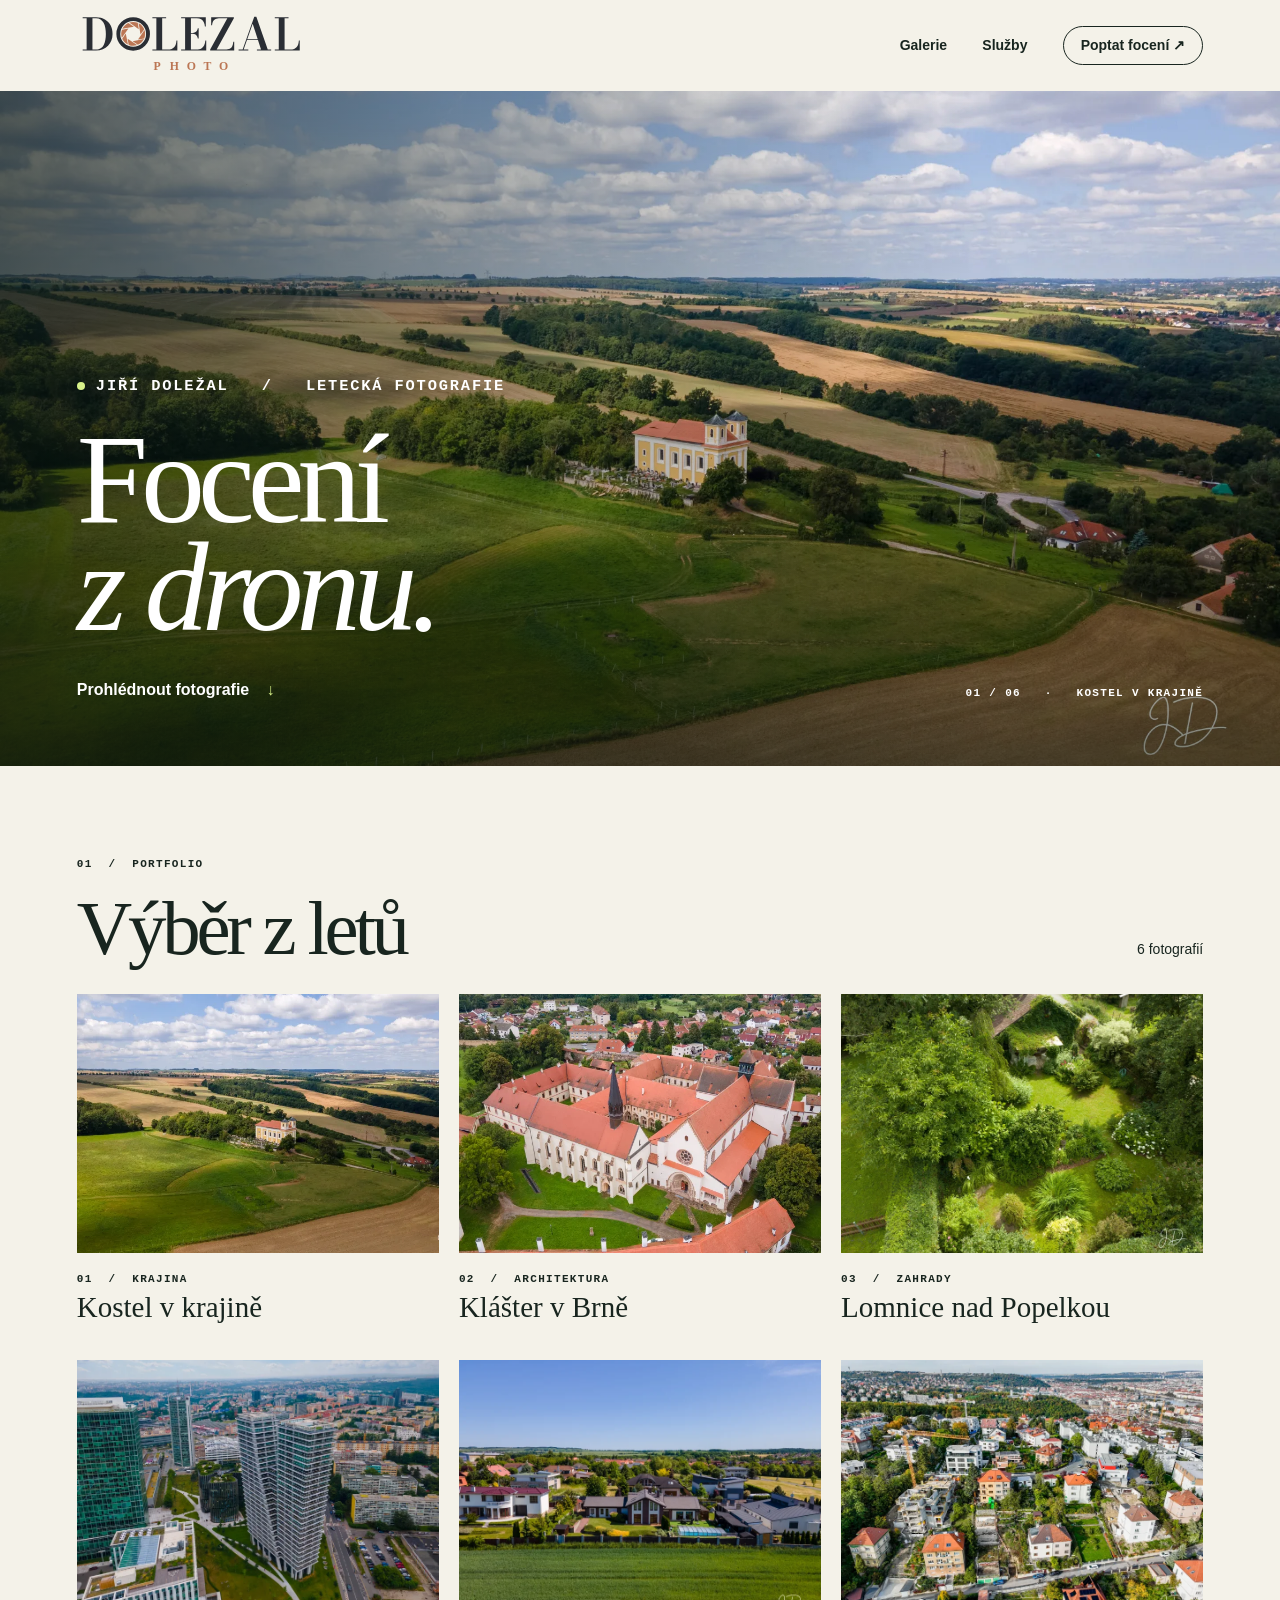
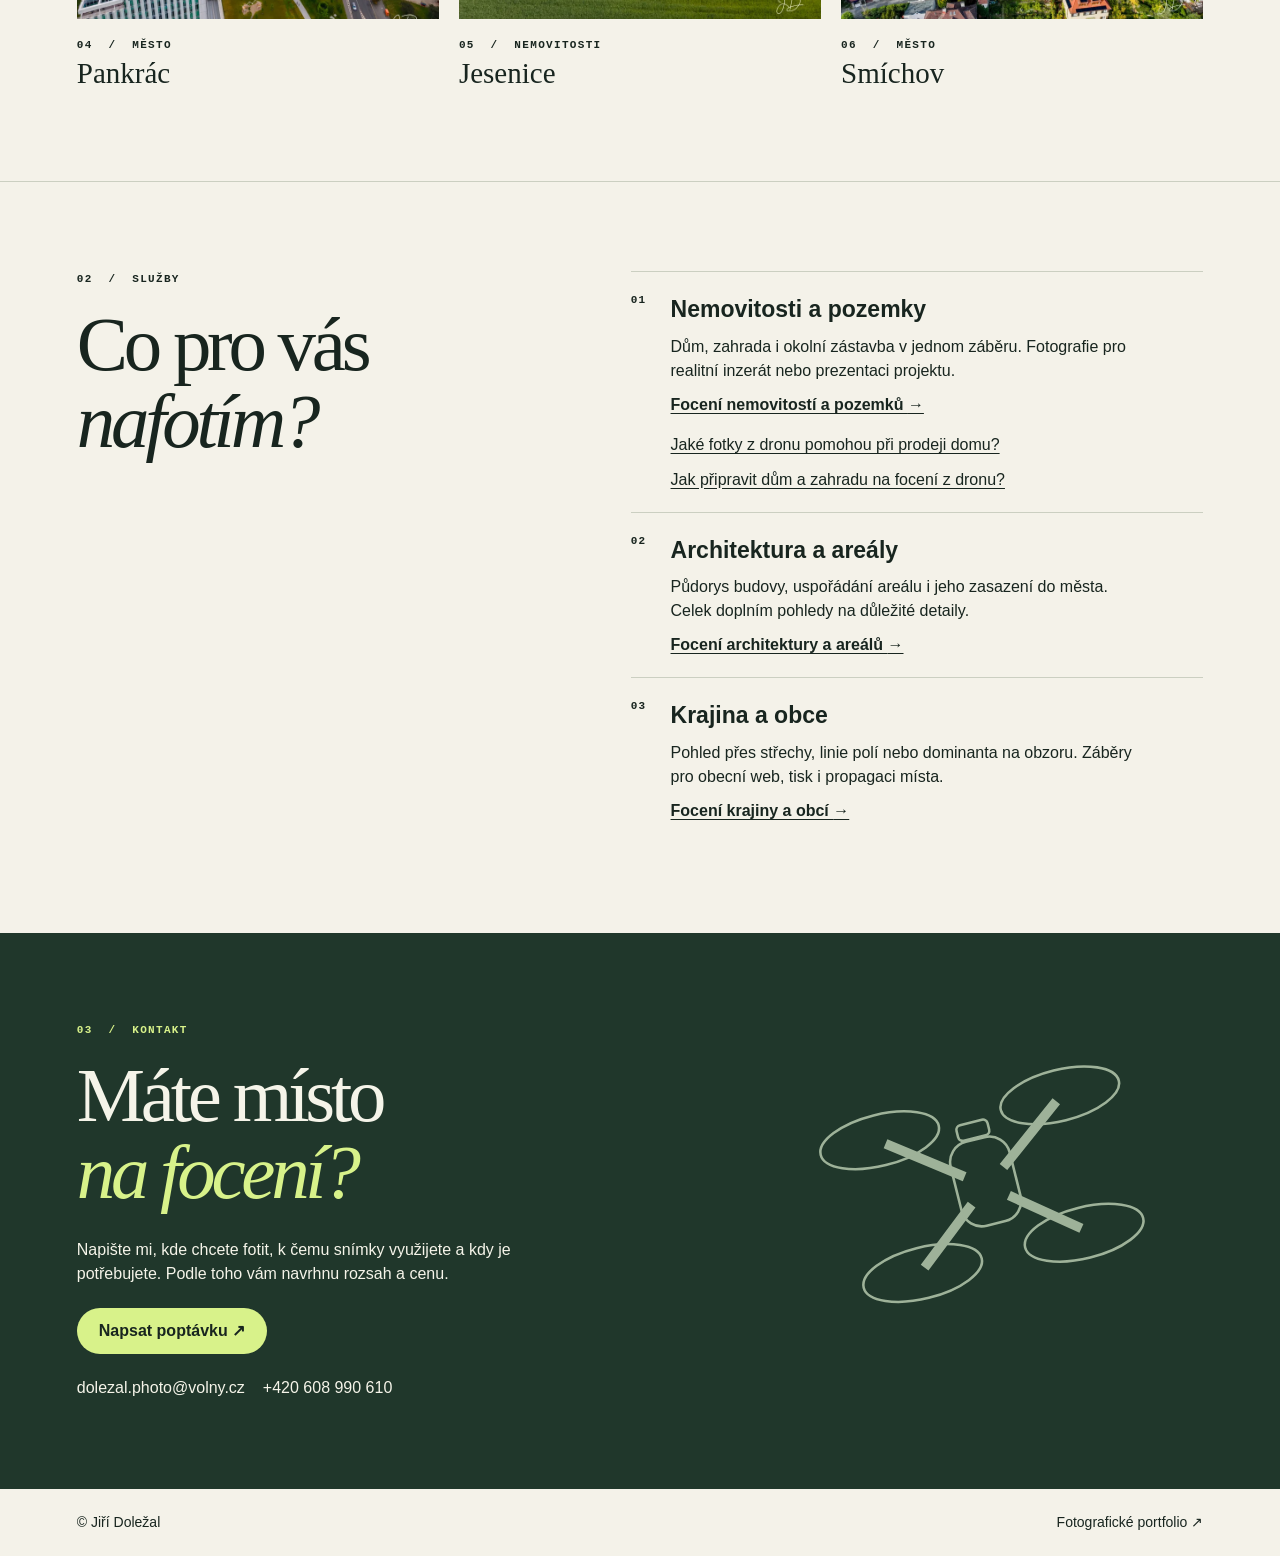
<file: index.html>
<!doctype html>
<html lang="cs">
<head>
<meta charset="utf-8"><meta name="viewport" content="width=device-width,initial-scale=1">
<title>Focení z dronu | Jiří Doležal</title>
<meta name="description" content="Letecké fotografie nemovitostí, architektury a krajiny od Jiřího Doležala. Prohlédněte si ukázky a poptejte focení z dronu.">
<link rel="icon" href="assets/favicon.svg"><link rel="stylesheet" href="style.css"><script src="gallery.js" defer></script>
  <script src="analytics.js" defer></script>
</head>
<body>
<a class="skip" href="#galerie">Přejít na galerii</a>
<header><a href="#" aria-label="Jiří Doležal — úvod"><img class="logo" src="assets/logo.svg" alt="Doležal Photo"></a><nav aria-label="Hlavní navigace"><a href="#galerie">Galerie</a><a href="#sluzby">Služby</a><a class="outline" href="#kontakt">Poptat focení ↗</a></nav></header>
<main>
<section class="hero" aria-labelledby="title">
<img class="cover" src="assets/kostel.webp" srcset="assets/kostel-small.webp 820w, assets/kostel.webp 2000w" sizes="100vw" fetchpriority="high" alt="Kostel uprostřed polí a luk pod letní oblohou">
<div class="hero-text"><span class="eyebrow"><i></i> JIŘÍ DOLEŽAL &nbsp; / &nbsp; LETECKÁ FOTOGRAFIE</span><h1 id="title">Focení<br><em>z dronu.</em></h1><a class="hero-link" href="#galerie">Prohlédnout fotografie <b>↓</b></a></div>
<div class="frame">01 / 06 &nbsp; · &nbsp; KOSTEL V KRAJINĚ</div>
</section>
<section class="section" id="galerie"><div class="kicker">01 &nbsp;/&nbsp; PORTFOLIO</div><div class="heading"><h2>Výběr z letů</h2><span>6 fotografií</span></div>
<div class="grid">
<a class="card" href="assets/kostel.webp"><figure><div class="crop"><img loading="lazy" src="assets/kostel-small.webp" alt="Kostel obklopený loukami a poli"></div><figcaption><span class="kicker">01 &nbsp;/&nbsp; Krajina</span><strong>Kostel v krajině</strong></figcaption></figure></a>
<a class="card" href="assets/klaster.webp"><figure><div class="crop"><img loading="lazy" src="assets/klaster-small.webp" alt="Klášterní komplex s červenými střechami"></div><figcaption><span class="kicker">02 &nbsp;/&nbsp; Architektura</span><strong>Klášter v Brně</strong></figcaption></figure></a>
<a class="card" href="assets/zabehlice.webp"><figure><div class="crop"><img loading="lazy" src="assets/zabehlice-small.webp" alt="Pohled shora do zelené zahrady"></div><figcaption><span class="kicker">03 &nbsp;/&nbsp; Zahrady</span><strong>Lomnice nad Popelkou</strong></figcaption></figure></a>
<a class="card" href="assets/pankrac.webp"><figure><div class="crop"><img loading="lazy" src="assets/pankrac-small.webp" alt="Výškové budovy na pražské Pankráci"></div><figcaption><span class="kicker">04 &nbsp;/&nbsp; Město</span><strong>Pankrác</strong></figcaption></figure></a>
<a class="card" href="assets/jesenice.webp"><figure><div class="crop"><img loading="lazy" src="assets/jesenice-small.webp" alt="Rodinný dům se zahradou na okraji zástavby"></div><figcaption><span class="kicker">05 &nbsp;/&nbsp; Nemovitosti</span><strong>Jesenice</strong></figcaption></figure></a>
<a class="card" href="assets/smichov.webp"><figure><div class="crop"><img loading="lazy" src="assets/smichov-small.webp" alt="Pražská obytná čtvrť mezi stromy"></div><figcaption><span class="kicker">06 &nbsp;/&nbsp; Město</span><strong>Smíchov</strong></figcaption></figure></a>
</div></section>
<section class="section services" id="sluzby"><div><div class="kicker">02 &nbsp;/&nbsp; SLUŽBY</div><h2>Co pro vás<br><em>nafotím?</em></h2></div>
<div class="rows"><article><small>01</small><div><h3>Nemovitosti a pozemky</h3><p>Dům, zahrada i okolní zástavba v jednom záběru. Fotografie pro realitní inzerát nebo prezentaci projektu.</p>
<a class="service-link" href="foceni-nemovitosti-z-dronu.html">Focení nemovitostí a pozemků <span aria-hidden="true">→</span></a>
<ul class="guide-links">
  <li><a href="fotky-z-dronu-pri-prodeji-domu.html">Jaké fotky z dronu pomohou při prodeji domu?</a></li>
  <li><a href="jak-pripravit-dum-a-zahradu-na-foceni-z-dronu.html">Jak připravit dům a zahradu na focení z dronu?</a></li>
</ul></div></article>
<article><small>02</small><div><h3>Architektura a areály</h3><p>Půdorys budovy, uspořádání areálu i jeho zasazení do města. Celek doplním pohledy na důležité detaily.</p>
<a class="service-link" href="foceni-architektury-z-dronu.html">Focení architektury a areálů <span aria-hidden="true">→</span></a></div></article>
<article><small>03</small><div><h3>Krajina a obce</h3><p>Pohled přes střechy, linie polí nebo dominanta na obzoru. Záběry pro obecní web, tisk i propagaci místa.</p>
<a class="service-link" href="foceni-krajiny-a-obci-z-dronu.html">Focení krajiny a obcí <span aria-hidden="true">→</span></a></div></article></div></section>
<section id="kontakt" class="section contact"><div class="kicker">03 &nbsp;/&nbsp; KONTAKT</div><h2>Máte místo<br><em>na focení?</em></h2><p>Napište mi, kde chcete fotit, k čemu snímky využijete a kdy je potřebujete. Podle toho vám navrhnu rozsah a cenu.</p><a class="cta" href="mailto:dolezal.photo@volny.cz?subject=Poptávka%20focení%20z%20dronu">Napsat poptávku ↗</a><div class="details"><a href="mailto:dolezal.photo@volny.cz">dolezal.photo@volny.cz</a><a href="tel:+420608990610">+420 608 990 610</a></div>
<svg class="drone" viewBox="0 0 240 180" fill="none" stroke="currentColor" aria-hidden="true"><g transform="rotate(-14 120 90)"><g stroke-width="6"><path d="m108 83-43-32m68 32 42-32m-67 50-38 31m62-31 39 31"/></g><g stroke-width="1.6"><ellipse cx="62" cy="48" rx="38" ry="16"/><ellipse cx="178" cy="48" rx="38" ry="16"/><ellipse cx="68" cy="135" rx="38" ry="16"/><ellipse cx="172" cy="135" rx="38" ry="16"/><rect x="101" y="62" width="38" height="54" rx="13"/><rect x="110" y="51" width="20" height="10" rx="3"/></g></g></svg>
</section></main>
<footer>© Jiří Doležal <a href="https://dolezal-photo.github.io/">Fotografické portfolio ↗</a></footer>
<dialog aria-label="Prohlížeč fotografií"><button id="close" aria-label="Zavřít galerii">Zavřít ×</button><img id="full" alt=""><div class="controls"><button id="prev" aria-label="Předchozí fotografie">←</button><span id="caption" aria-live="polite"></span><button id="next" aria-label="Další fotografie">→</button></div></dialog>
</body></html>
</file>
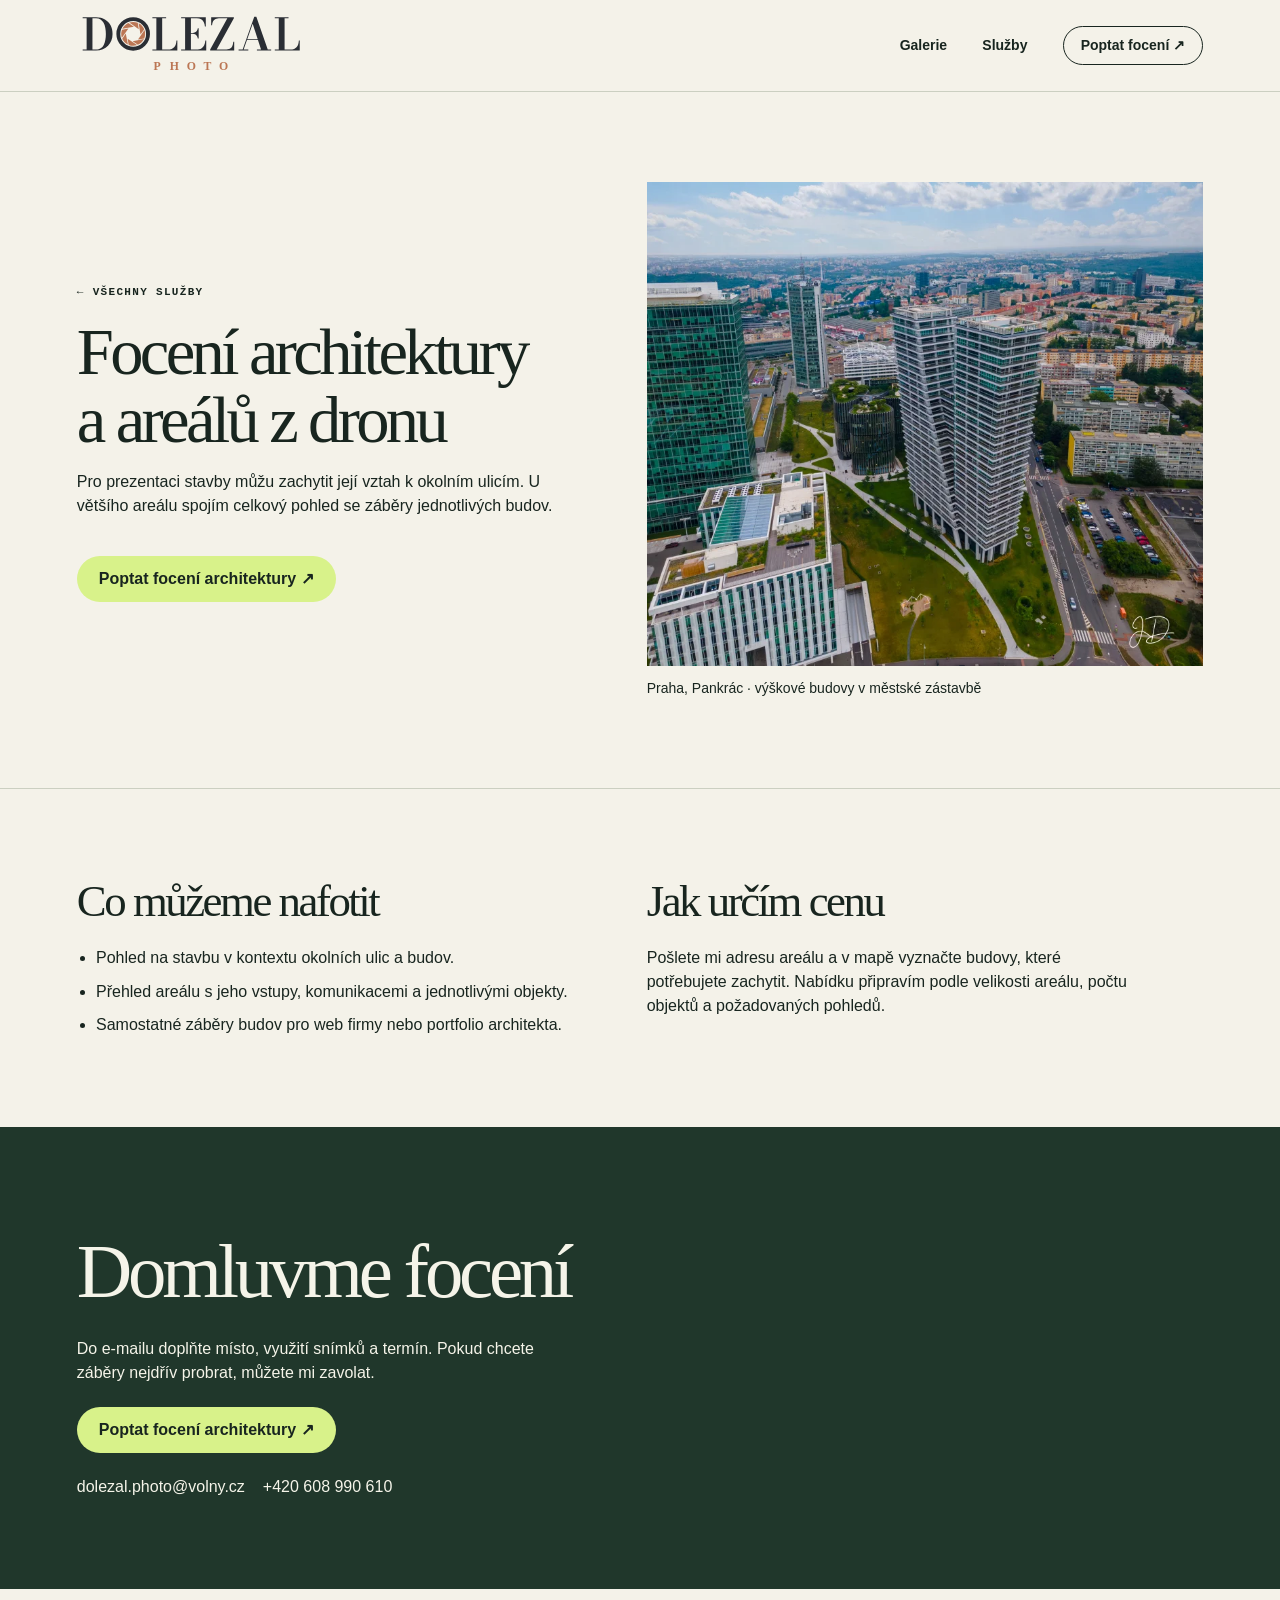
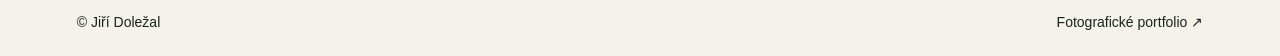
<file: foceni-architektury-z-dronu.html>
<!doctype html>
<html lang="cs">
<head>
  <meta charset="utf-8">
  <meta name="viewport" content="width=device-width, initial-scale=1">
  <title>Focení architektury a areálů z dronu | Jiří Doležal</title>
  <meta name="description" content="Letecké fotografie budov a areálů pro architekty, správce a firmy. Prohlédněte si ukázku z pražské Pankráce a domluvte si záběry pro svůj projekt.">
  <link rel="icon" href="assets/favicon.svg">
  <link rel="stylesheet" href="style.css">
  <script src="analytics.js" defer></script>
</head>
<body>
  <a class="skip" href="#obsah">Přejít na obsah</a>
  <header>
    <a href="index.html" aria-label="Jiří Doležal — úvod"><img class="logo" src="assets/logo.svg" alt="Doležal Photo"></a>
    <nav aria-label="Hlavní navigace">
      <a href="index.html#galerie">Galerie</a>
      <a href="index.html#sluzby">Služby</a>
      <a class="outline" href="#kontakt">Poptat focení ↗</a>
    </nav>
  </header>
  <main id="obsah">
    <section class="section service-intro" aria-labelledby="title">
      <div>
        <a class="kicker" href="index.html#sluzby">← Všechny služby</a>
        <h1 id="title">Focení architektury a areálů z dronu</h1>
        <p>Pro prezentaci stavby můžu zachytit její vztah k okolním ulicím. U většího areálu spojím celkový pohled se záběry jednotlivých budov.</p>
        <a class="cta" href="mailto:dolezal.photo@volny.cz?subject=Popt%C3%A1vka%20focen%C3%AD%20architektury%20a%20are%C3%A1lu%20z%20dronu&amp;body=Dobr%C3%BD%20den%2C%0D%0A%0D%0AAdresa%20are%C3%A1lu%20a%20objekty%20k%20nafocen%C3%AD%3A%20%0D%0AVyu%C5%BEit%C3%AD%20sn%C3%ADmk%C5%AF%3A%20%0D%0APo%C5%BEadovan%C3%BD%20term%C3%ADn%3A%20%0D%0A">Poptat focení architektury ↗</a>
      </div>
      <figure>
        <img src="assets/pankrac.webp" srcset="assets/pankrac-small.webp 820w, assets/pankrac.webp 2000w" sizes="(max-width: 760px) 90vw, 45vw" width="2000" height="1739" alt="Výškové budovy na pražské Pankráci nad okolní zástavbou">
        <figcaption>Praha, Pankrác · výškové budovy v městské zástavbě</figcaption>
      </figure>
    </section>
    <div class="section service-info">
      <section>
        <h2>Co můžeme nafotit</h2>
        <ul>
          <li>Pohled na stavbu v kontextu okolních ulic a budov.</li>
          <li>Přehled areálu s jeho vstupy, komunikacemi a jednotlivými objekty.</li>
          <li>Samostatné záběry budov pro web firmy nebo portfolio architekta.</li>
        </ul>
      </section>
      <section>
        <h2>Jak určím cenu</h2>
        <p>Pošlete mi adresu areálu a v mapě vyznačte budovy, které potřebujete zachytit. Nabídku připravím podle velikosti areálu, počtu objektů a požadovaných pohledů.</p>
      </section>
    </div>
    <section class="section contact" id="kontakt">
      <h2>Domluvme focení</h2>
      <p>Do e-mailu doplňte místo, využití snímků a termín. Pokud chcete záběry nejdřív probrat, můžete mi zavolat.</p>
      <a class="cta" href="mailto:dolezal.photo@volny.cz?subject=Popt%C3%A1vka%20focen%C3%AD%20architektury%20a%20are%C3%A1lu%20z%20dronu&amp;body=Dobr%C3%BD%20den%2C%0D%0A%0D%0AAdresa%20are%C3%A1lu%20a%20objekty%20k%20nafocen%C3%AD%3A%20%0D%0AVyu%C5%BEit%C3%AD%20sn%C3%ADmk%C5%AF%3A%20%0D%0APo%C5%BEadovan%C3%BD%20term%C3%ADn%3A%20%0D%0A">Poptat focení architektury ↗</a>
      <div class="details">
        <a href="mailto:dolezal.photo@volny.cz">dolezal.photo@volny.cz</a>
        <a href="tel:+420608990610">+420 608 990 610</a>
      </div>
    </section>
  </main>
  <footer>© Jiří Doležal <a href="https://dolezal-photo.github.io/">Fotografické portfolio ↗</a></footer>
</body>
</html>
</file>
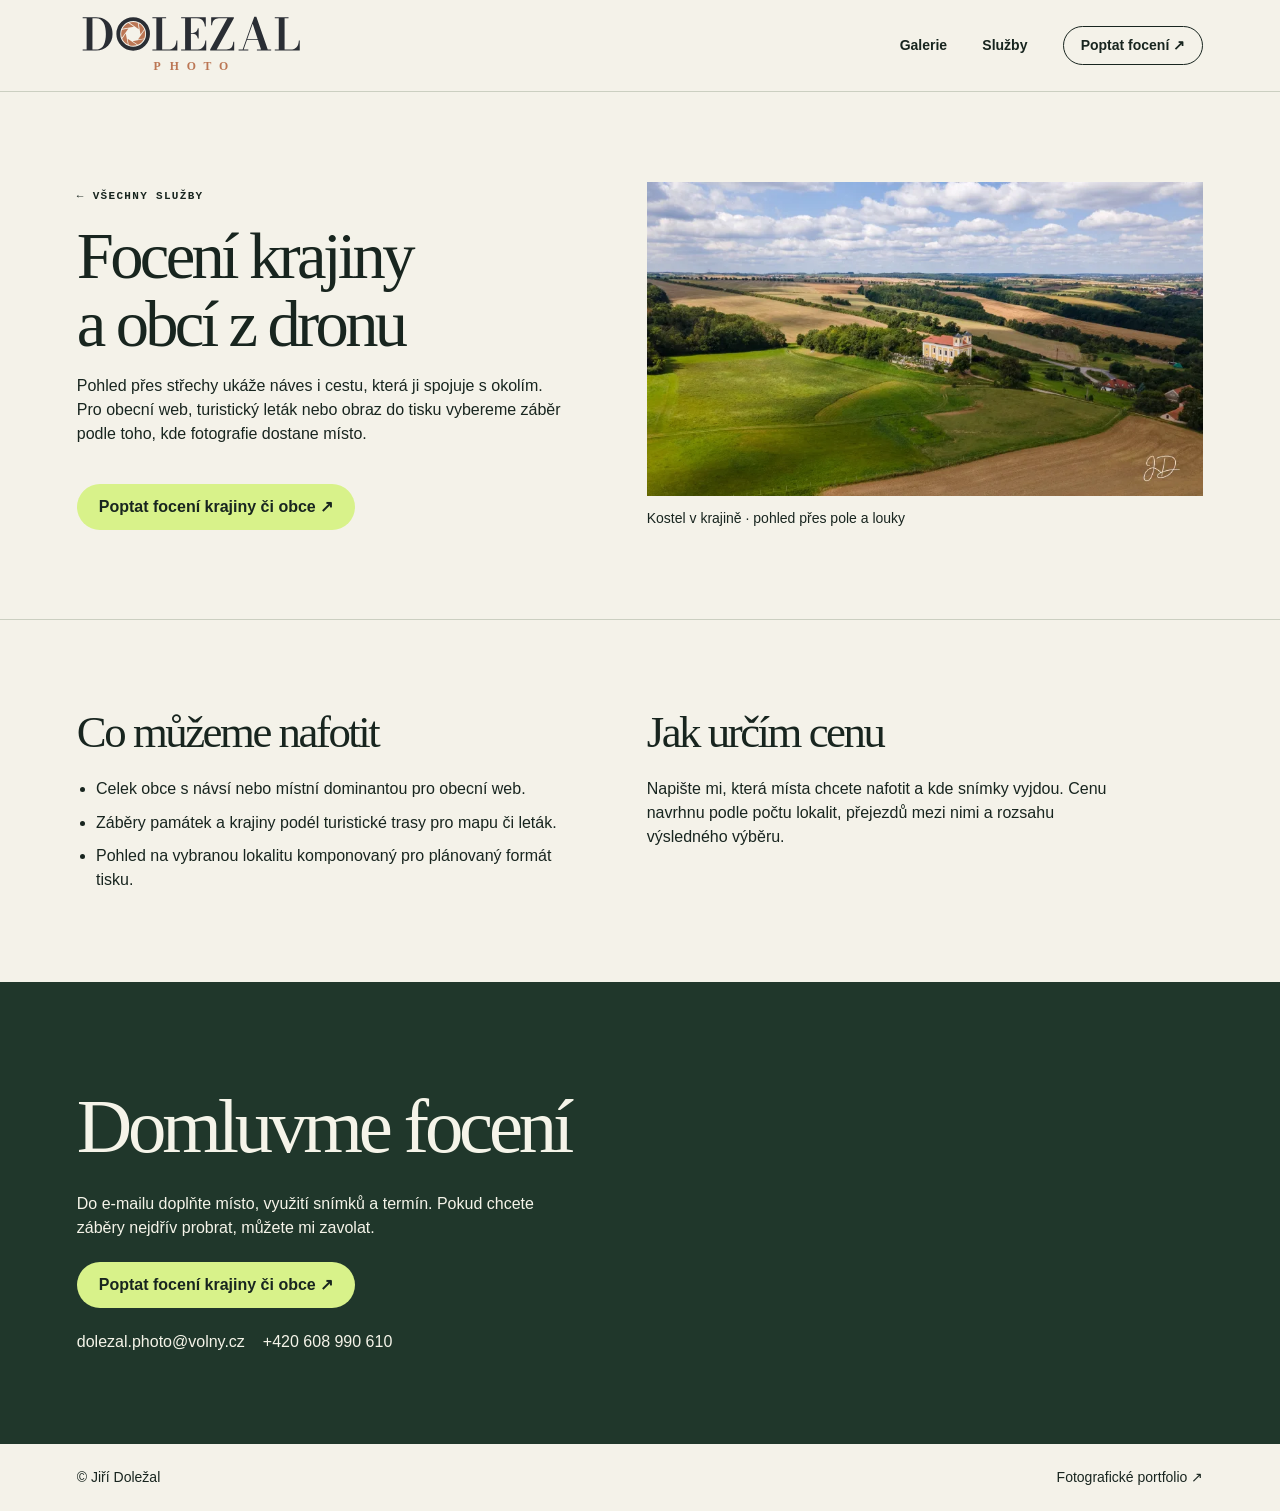
<file: foceni-krajiny-a-obci-z-dronu.html>
<!doctype html>
<html lang="cs">
<head>
  <meta charset="utf-8">
  <meta name="viewport" content="width=device-width, initial-scale=1">
  <title>Focení krajiny a obcí z dronu | Jiří Doležal</title>
  <meta name="description" content="Letecké fotografie obce a krajiny pro obecní web, turistické materiály i tisk. Podívejte se na ukázku kostela v krajině a poptejte focení své obce.">
  <link rel="icon" href="assets/favicon.svg">
  <link rel="stylesheet" href="style.css">
  <script src="analytics.js" defer></script>
</head>
<body>
  <a class="skip" href="#obsah">Přejít na obsah</a>
  <header>
    <a href="index.html" aria-label="Jiří Doležal — úvod"><img class="logo" src="assets/logo.svg" alt="Doležal Photo"></a>
    <nav aria-label="Hlavní navigace">
      <a href="index.html#galerie">Galerie</a>
      <a href="index.html#sluzby">Služby</a>
      <a class="outline" href="#kontakt">Poptat focení ↗</a>
    </nav>
  </header>
  <main id="obsah">
    <section class="section service-intro" aria-labelledby="title">
      <div>
        <a class="kicker" href="index.html#sluzby">← Všechny služby</a>
        <h1 id="title">Focení krajiny a obcí z dronu</h1>
        <p>Pohled přes střechy ukáže náves i cestu, která ji spojuje s okolím. Pro obecní web, turistický leták nebo obraz do tisku vybereme záběr podle toho, kde fotografie dostane místo.</p>
        <a class="cta" href="mailto:dolezal.photo@volny.cz?subject=Popt%C3%A1vka%20focen%C3%AD%20krajiny%20nebo%20obce%20z%20dronu&amp;body=Dobr%C3%BD%20den%2C%0D%0A%0D%0AObec%20a%20m%C3%ADsta%20k%20nafocen%C3%AD%3A%20%0D%0AVyu%C5%BEit%C3%AD%20sn%C3%ADmk%C5%AF%3A%20%0D%0APo%C5%BEadovan%C3%BD%20term%C3%ADn%3A%20%0D%0A">Poptat focení krajiny či obce ↗</a>
      </div>
      <figure>
        <img src="assets/kostel.webp" srcset="assets/kostel-small.webp 820w, assets/kostel.webp 2000w" sizes="(max-width: 760px) 90vw, 45vw" width="2000" height="1126" alt="Kostel uprostřed polí a luk pod letní oblohou">
        <figcaption>Kostel v krajině · pohled přes pole a louky</figcaption>
      </figure>
    </section>
    <div class="section service-info">
      <section>
        <h2>Co můžeme nafotit</h2>
        <ul>
          <li>Celek obce s návsí nebo místní dominantou pro obecní web.</li>
          <li>Záběry památek a krajiny podél turistické trasy pro mapu či leták.</li>
          <li>Pohled na vybranou lokalitu komponovaný pro plánovaný formát tisku.</li>
        </ul>
      </section>
      <section>
        <h2>Jak určím cenu</h2>
        <p>Napište mi, která místa chcete nafotit a kde snímky vyjdou. Cenu navrhnu podle počtu lokalit, přejezdů mezi nimi a rozsahu výsledného výběru.</p>
      </section>
    </div>
    <section class="section contact" id="kontakt">
      <h2>Domluvme focení</h2>
      <p>Do e-mailu doplňte místo, využití snímků a termín. Pokud chcete záběry nejdřív probrat, můžete mi zavolat.</p>
      <a class="cta" href="mailto:dolezal.photo@volny.cz?subject=Popt%C3%A1vka%20focen%C3%AD%20krajiny%20nebo%20obce%20z%20dronu&amp;body=Dobr%C3%BD%20den%2C%0D%0A%0D%0AObec%20a%20m%C3%ADsta%20k%20nafocen%C3%AD%3A%20%0D%0AVyu%C5%BEit%C3%AD%20sn%C3%ADmk%C5%AF%3A%20%0D%0APo%C5%BEadovan%C3%BD%20term%C3%ADn%3A%20%0D%0A">Poptat focení krajiny či obce ↗</a>
      <div class="details">
        <a href="mailto:dolezal.photo@volny.cz">dolezal.photo@volny.cz</a>
        <a href="tel:+420608990610">+420 608 990 610</a>
      </div>
    </section>
  </main>
  <footer>© Jiří Doležal <a href="https://dolezal-photo.github.io/">Fotografické portfolio ↗</a></footer>
</body>
</html>
</file>
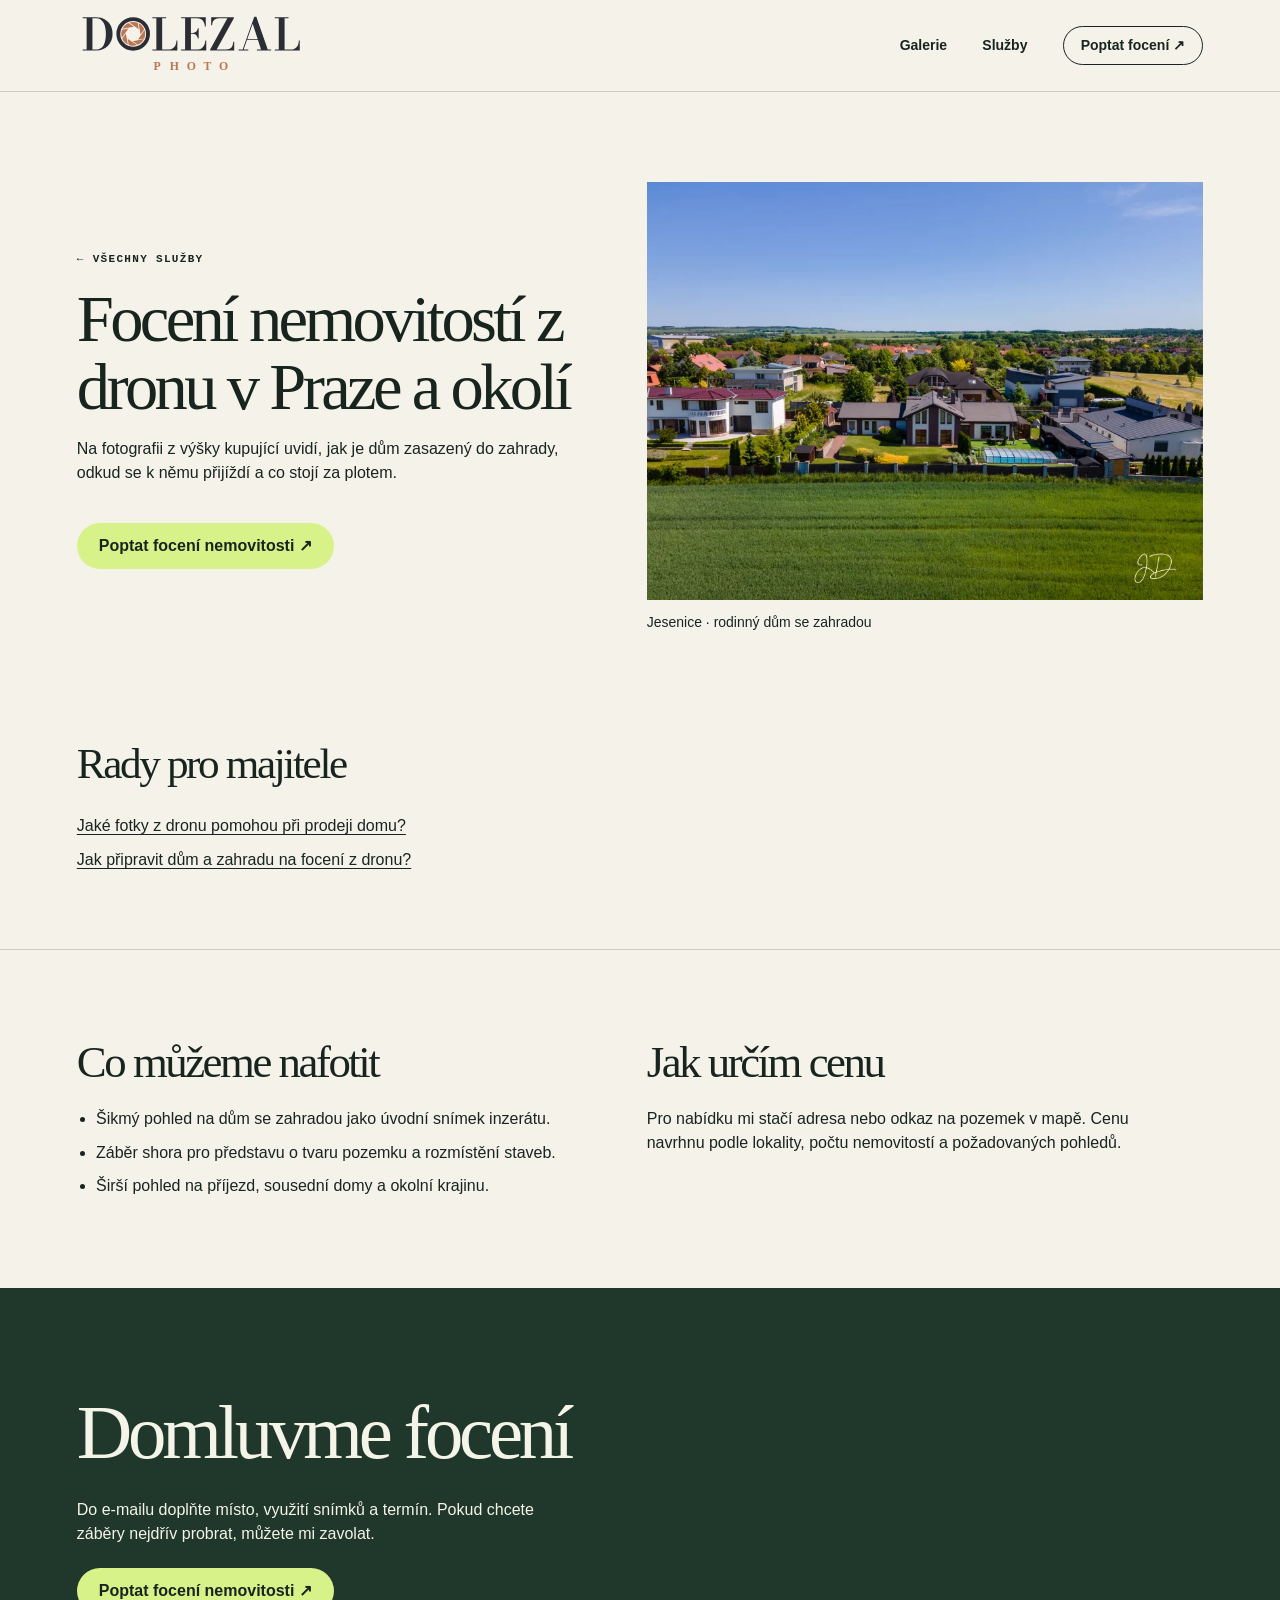
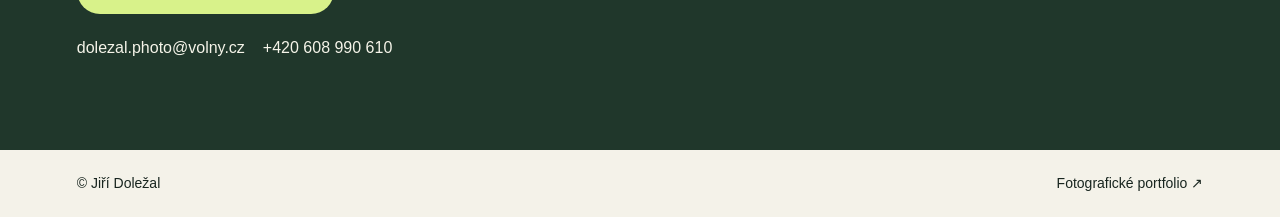
<file: foceni-nemovitosti-z-dronu.html>
<!doctype html>
<html lang="cs">
<head>
  <meta charset="utf-8">
  <meta name="viewport" content="width=device-width, initial-scale=1">
  <title>Focení nemovitostí z dronu v Praze a okolí | Jiří Doležal</title>
  <meta name="description" content="Letecké fotografie pro realitní inzerát v Praze a okolí. Ukažte kupujícím dům, zahradu i příjezdovou cestu. Prohlédněte si ukázku z Jesenice a poptejte focení.">
  <link rel="icon" href="assets/favicon.svg">
  <link rel="stylesheet" href="style.css">
  <script src="analytics.js" defer></script>
</head>
<body>
  <a class="skip" href="#obsah">Přejít na obsah</a>
  <header>
    <a href="index.html" aria-label="Jiří Doležal — úvod"><img class="logo" src="assets/logo.svg" alt="Doležal Photo"></a>
    <nav aria-label="Hlavní navigace">
      <a href="index.html#galerie">Galerie</a>
      <a href="index.html#sluzby">Služby</a>
      <a class="outline" href="#kontakt">Poptat focení ↗</a>
    </nav>
  </header>
  <main id="obsah">
    <section class="section service-intro" aria-labelledby="title">
      <div>
        <a class="kicker" href="index.html#sluzby">← Všechny služby</a>
        <h1 id="title">Focení nemovitostí z dronu v Praze a okolí</h1>
        <p>Na fotografii z výšky kupující uvidí, jak je dům zasazený do zahrady, odkud se k němu přijíždí a co stojí za plotem.</p>
        <a class="cta" href="mailto:dolezal.photo@volny.cz?subject=Popt%C3%A1vka%20focen%C3%AD%20nemovitosti%20z%20dronu&amp;body=Dobr%C3%BD%20den%2C%0D%0A%0D%0AAdresa%20nebo%20odkaz%20na%20mapu%3A%20%0D%0AVyu%C5%BEit%C3%AD%20sn%C3%ADmk%C5%AF%3A%20%0D%0APo%C5%BEadovan%C3%BD%20term%C3%ADn%3A%20%0D%0A">Poptat focení nemovitosti ↗</a>
      </div>
      <figure>
        <img src="assets/jesenice.webp" srcset="assets/jesenice-small.webp 820w, assets/jesenice.webp 2000w" sizes="(max-width: 760px) 90vw, 45vw" width="2000" height="1501" alt="Rodinný dům se zahradou mezi dalšími domy v Jesenici">
        <figcaption>Jesenice · rodinný dům se zahradou</figcaption>
      </figure>
    </section>
    <section class="owner-guides">
      <h2>Rady pro majitele</h2>
      <ul class="guide-links">
        <li><a href="fotky-z-dronu-pri-prodeji-domu.html">Jaké fotky z dronu pomohou při prodeji domu?</a></li>
        <li><a href="jak-pripravit-dum-a-zahradu-na-foceni-z-dronu.html">Jak připravit dům a zahradu na focení z dronu?</a></li>
      </ul>
    </section>
    <div class="section service-info">
      <section>
        <h2>Co můžeme nafotit</h2>
        <ul>
          <li>Šikmý pohled na dům se zahradou jako úvodní snímek inzerátu.</li>
          <li>Záběr shora pro představu o tvaru pozemku a rozmístění staveb.</li>
          <li>Širší pohled na příjezd, sousední domy a okolní krajinu.</li>
        </ul>
      </section>
      <section>
        <h2>Jak určím cenu</h2>
        <p>Pro nabídku mi stačí adresa nebo odkaz na pozemek v mapě. Cenu navrhnu podle lokality, počtu nemovitostí a požadovaných pohledů.</p>
      </section>
    </div>
    <section class="section contact" id="kontakt">
      <h2>Domluvme focení</h2>
      <p>Do e-mailu doplňte místo, využití snímků a termín. Pokud chcete záběry nejdřív probrat, můžete mi zavolat.</p>
      <a class="cta" href="mailto:dolezal.photo@volny.cz?subject=Popt%C3%A1vka%20focen%C3%AD%20nemovitosti%20z%20dronu&amp;body=Dobr%C3%BD%20den%2C%0D%0A%0D%0AAdresa%20nebo%20odkaz%20na%20mapu%3A%20%0D%0AVyu%C5%BEit%C3%AD%20sn%C3%ADmk%C5%AF%3A%20%0D%0APo%C5%BEadovan%C3%BD%20term%C3%ADn%3A%20%0D%0A">Poptat focení nemovitosti ↗</a>
      <div class="details">
        <a href="mailto:dolezal.photo@volny.cz">dolezal.photo@volny.cz</a>
        <a href="tel:+420608990610">+420 608 990 610</a>
      </div>
    </section>
  </main>
  <footer>© Jiří Doležal <a href="https://dolezal-photo.github.io/">Fotografické portfolio ↗</a></footer>
</body>
</html>
</file>
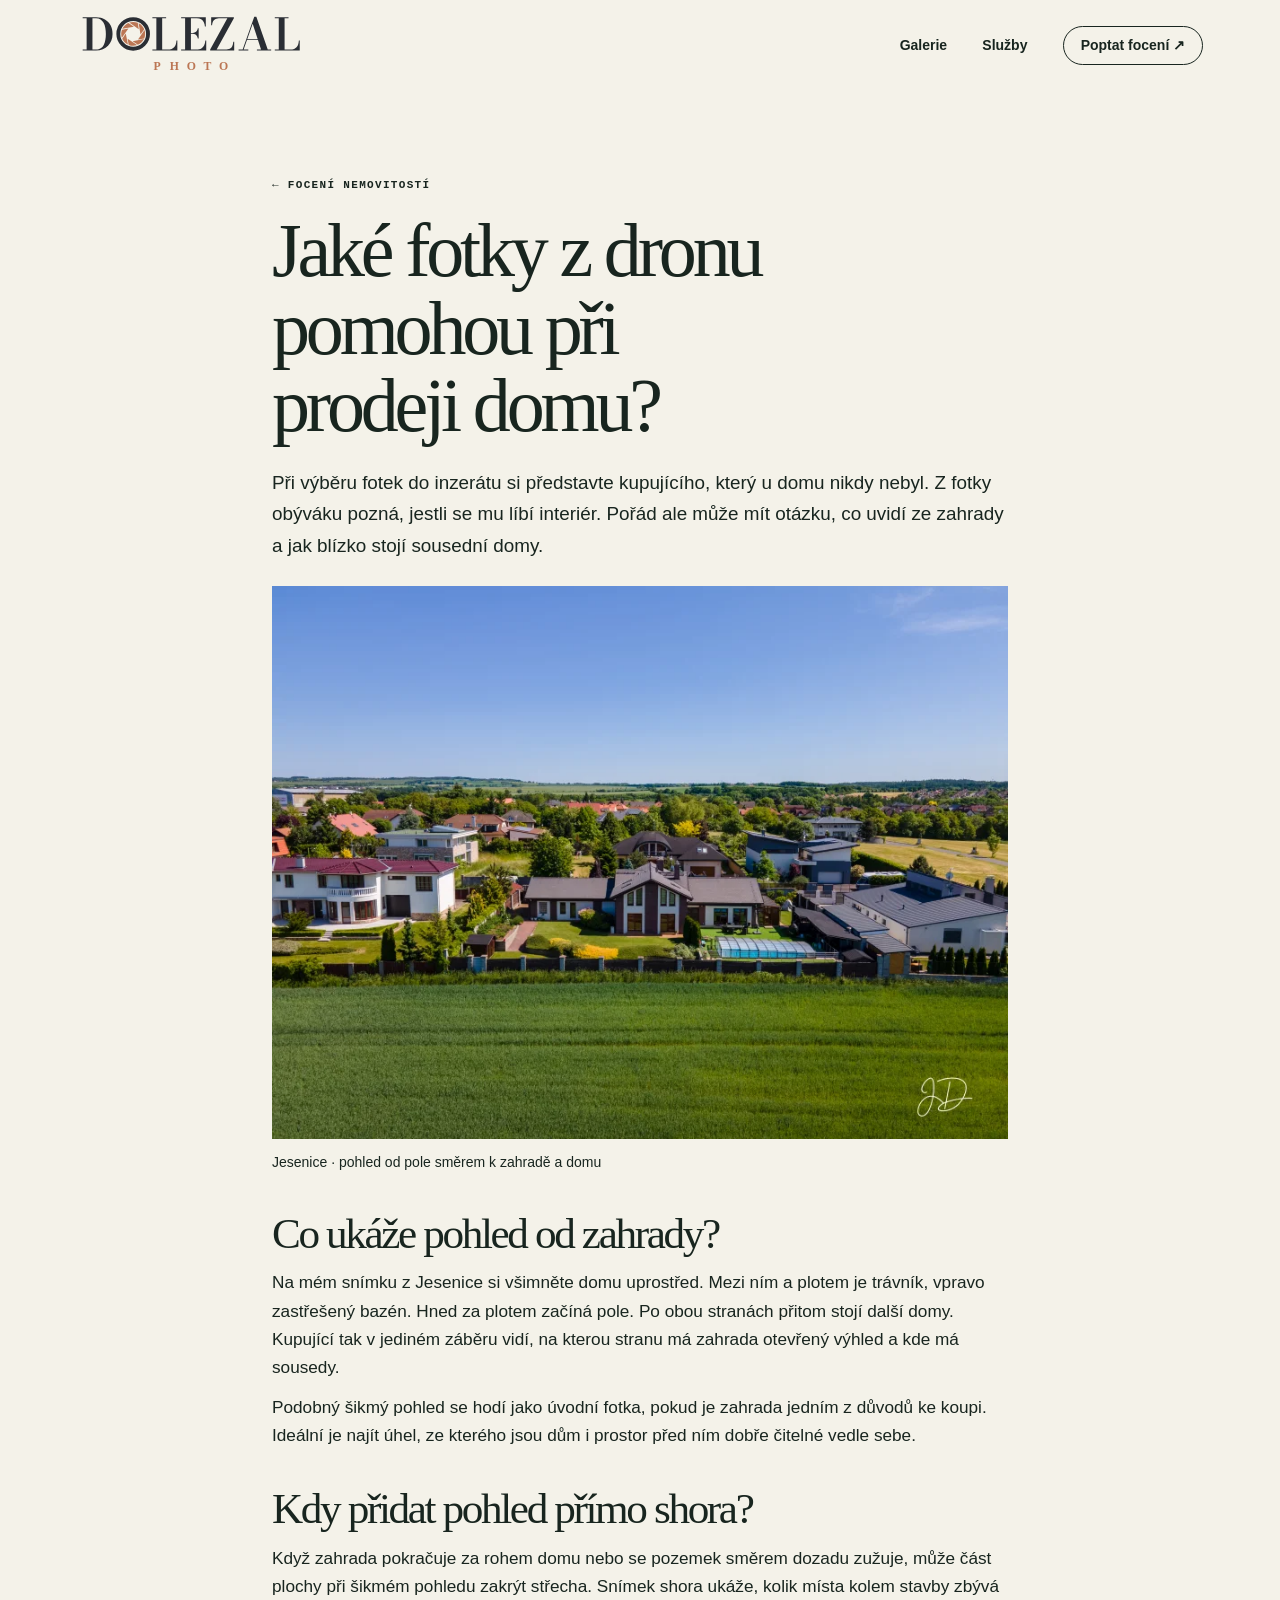
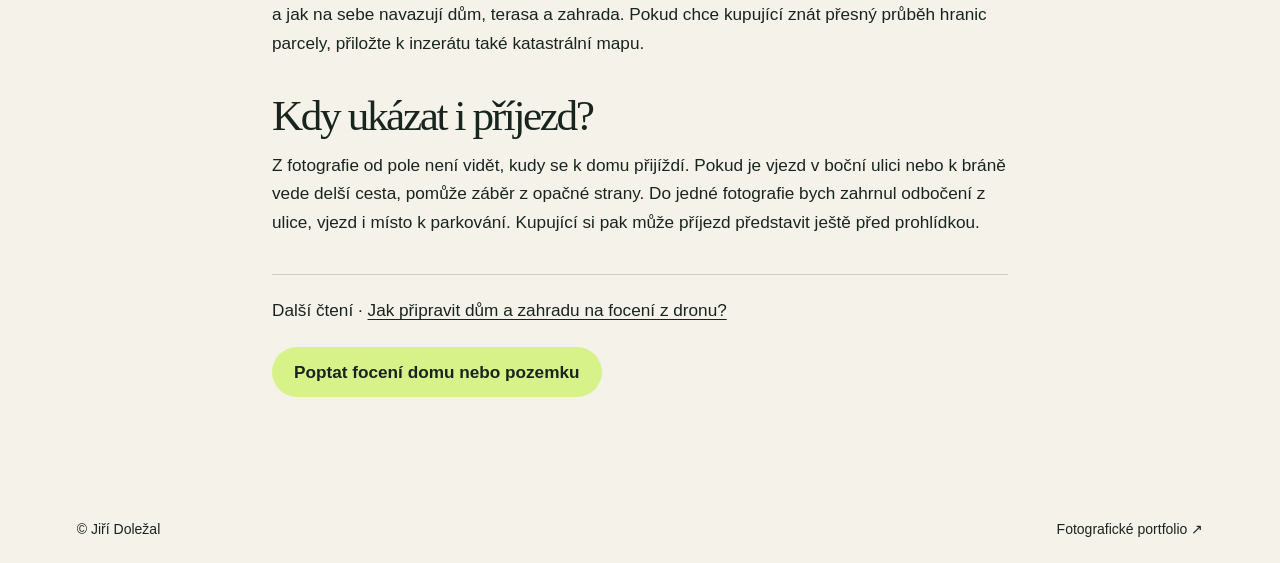
<file: fotky-z-dronu-pri-prodeji-domu.html>
<!doctype html>
<html lang="cs">
<head>
  <meta charset="utf-8">
  <meta name="viewport" content="width=device-width, initial-scale=1">
  <title>Jaké fotky z dronu pomohou při prodeji domu? | Jiří Doležal</title>
  <meta name="description" content="Na fotografii z Jesenice uvidíte dům, zahradu i sousedy. Zjistěte, kdy do inzerátu přidat pohled shora a kdy ukázat příjezd od ulice.">
  <link rel="icon" href="assets/favicon.svg">
  <link rel="stylesheet" href="style.css">
  <script src="analytics.js" defer></script>
</head>
<body>
  <a class="skip" href="#obsah">Přejít na obsah</a>
  <header>
    <a href="index.html" aria-label="Jiří Doležal — úvod"><img class="logo" src="assets/logo.svg" alt="Doležal Photo"></a>
    <nav aria-label="Hlavní navigace">
      <a href="index.html#galerie">Galerie</a>
      <a href="index.html#sluzby">Služby</a>
      <a class="outline" href="foceni-nemovitosti-z-dronu.html#kontakt">Poptat focení ↗</a>
    </nav>
  </header>
  <main id="obsah">
    <article class="guide">
      <a class="kicker" href="foceni-nemovitosti-z-dronu.html">← Focení nemovitostí</a>
      <h1>Jaké fotky z dronu pomohou při prodeji domu?</h1>
      <p class="guide-lead">Při výběru fotek do inzerátu si představte kupujícího, který u domu nikdy nebyl. Z fotky obýváku pozná, jestli se mu líbí interiér. Pořád ale může mít otázku, co uvidí ze zahrady a jak blízko stojí sousední domy.</p>
      <figure>
        <img src="assets/jesenice.webp" srcset="assets/jesenice-small.webp 820w, assets/jesenice.webp 2000w" sizes="(max-width: 800px) 90vw, 46rem" width="2000" height="1501" alt="Dům v Jesenici s trávníkem a zastřešeným bazénem, po stranách sousední domy a před plotem pole">
        <figcaption>Jesenice · pohled od pole směrem k zahradě a domu</figcaption>
      </figure>
      <h2>Co ukáže pohled od zahrady?</h2>
      <p>Na mém snímku z Jesenice si všimněte domu uprostřed. Mezi ním a plotem je trávník, vpravo zastřešený bazén. Hned za plotem začíná pole. Po obou stranách přitom stojí další domy. Kupující tak v jediném záběru vidí, na kterou stranu má zahrada otevřený výhled a kde má sousedy.</p>
      <p>Podobný šikmý pohled se hodí jako úvodní fotka, pokud je zahrada jedním z důvodů ke koupi. Ideální je najít úhel, ze kterého jsou dům i prostor před ním dobře čitelné vedle sebe.</p>
      <h2>Kdy přidat pohled přímo shora?</h2>
      <p>Když zahrada pokračuje za rohem domu nebo se pozemek směrem dozadu zužuje, může část plochy při šikmém pohledu zakrýt střecha. Snímek shora ukáže, kolik místa kolem stavby zbývá a jak na sebe navazují dům, terasa a zahrada. Pokud chce kupující znát přesný průběh hranic parcely, přiložte k inzerátu také katastrální mapu.</p>
      <h2>Kdy ukázat i příjezd?</h2>
      <p>Z fotografie od pole není vidět, kudy se k domu přijíždí. Pokud je vjezd v boční ulici nebo k bráně vede delší cesta, pomůže záběr z opačné strany. Do jedné fotografie bych zahrnul odbočení z ulice, vjezd i místo k parkování. Kupující si pak může příjezd představit ještě před prohlídkou.</p>
      <p class="guide-related">Další čtení · <a href="jak-pripravit-dum-a-zahradu-na-foceni-z-dronu.html">Jak připravit dům a zahradu na focení z dronu?</a></p>
      <a class="cta" href="mailto:dolezal.photo@volny.cz?subject=Popt%C3%A1vka%20focen%C3%AD%20nemovitosti%20z%20dronu&amp;body=Dobr%C3%BD%20den%2C%0D%0A%0D%0AAdresa%20nebo%20odkaz%20na%20mapu%3A%20%0D%0AVyu%C5%BEit%C3%AD%20sn%C3%ADmk%C5%AF%3A%20%0D%0APo%C5%BEadovan%C3%BD%20term%C3%ADn%3A%20%0D%0A">Poptat focení domu nebo pozemku</a>
    </article>
  </main>
  <footer>© Jiří Doležal <a href="https://dolezal-photo.github.io/">Fotografické portfolio ↗</a></footer>
</body>
</html>
</file>
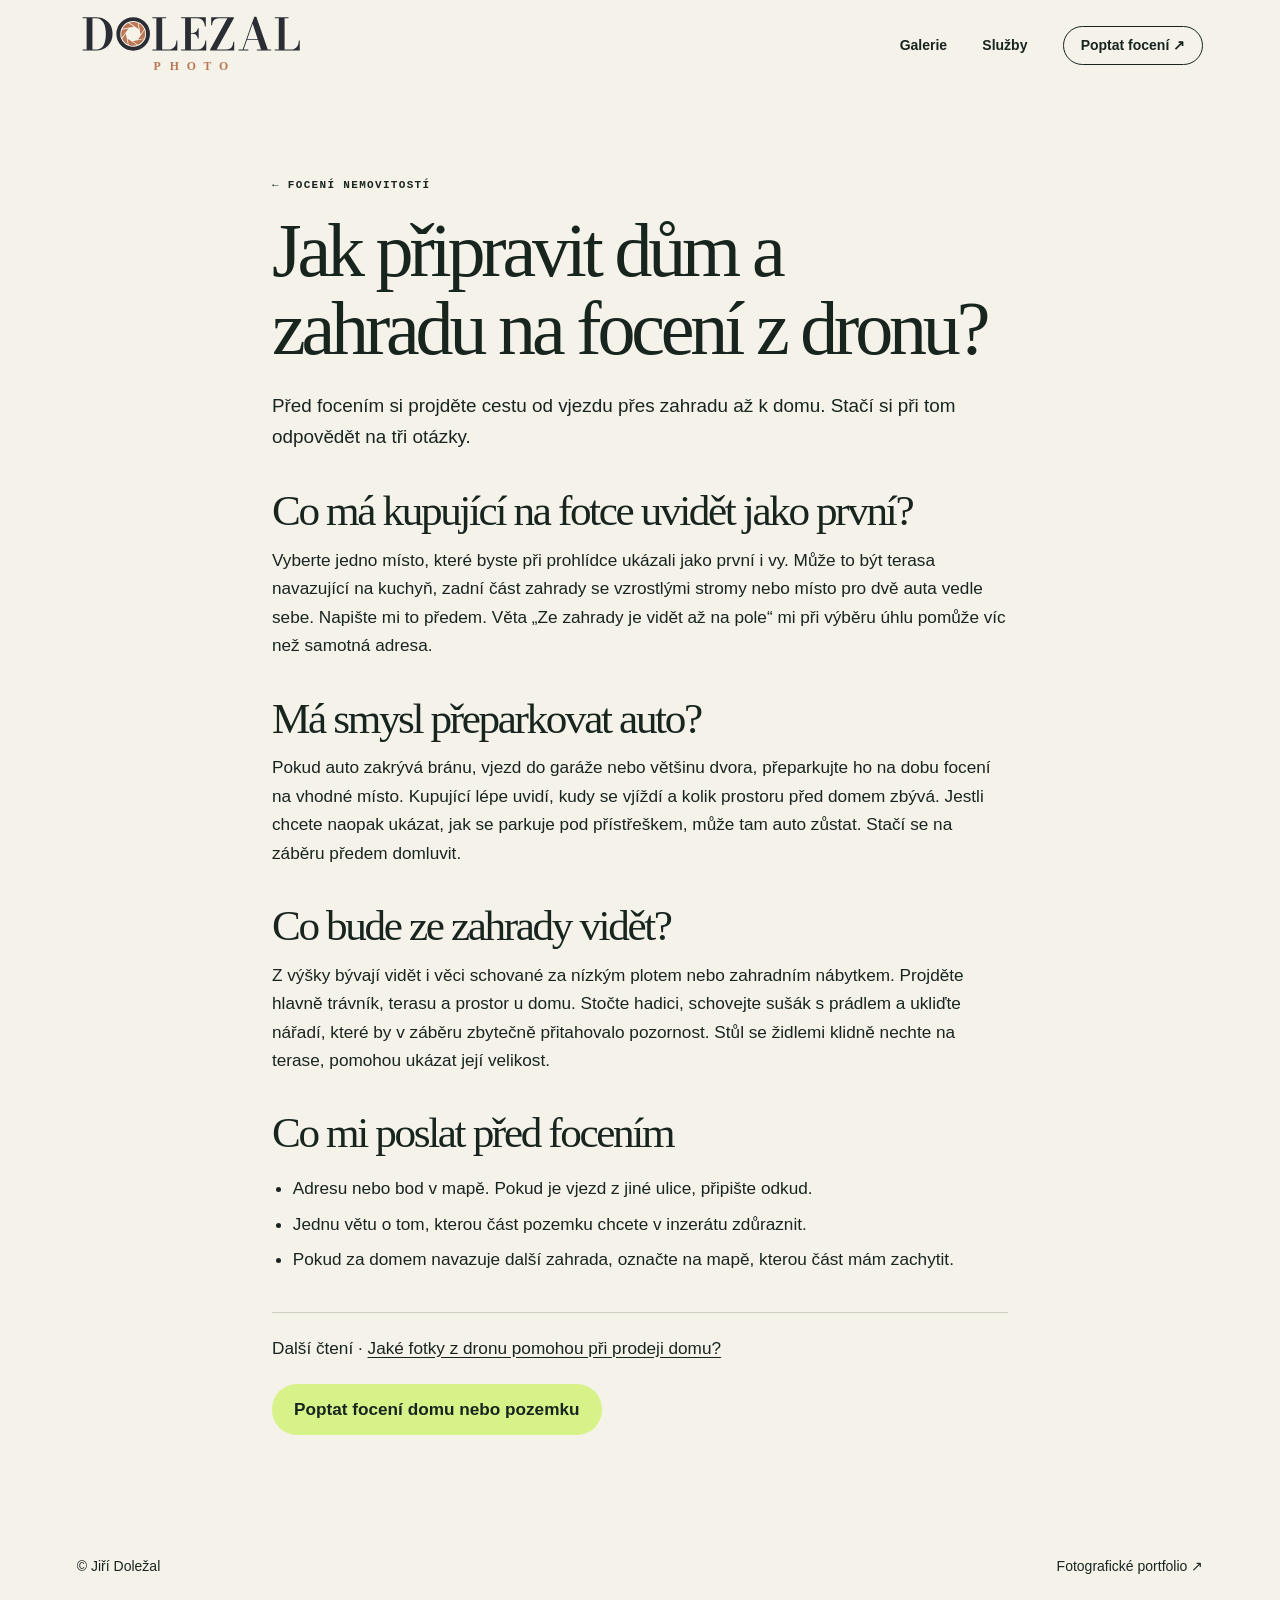
<file: jak-pripravit-dum-a-zahradu-na-foceni-z-dronu.html>
<!doctype html>
<html lang="cs">
<head>
  <meta charset="utf-8">
  <meta name="viewport" content="width=device-width, initial-scale=1">
  <title>Jak připravit dům a zahradu na focení z dronu? | Jiří Doležal</title>
  <meta name="description" content="Krátký návod pro majitele před focením domu z dronu. Co přeparkovat, co bude vidět na zahradě a jak fotografovi ukázat nejdůležitější část pozemku.">
  <link rel="icon" href="assets/favicon.svg">
  <link rel="stylesheet" href="style.css">
  <script src="analytics.js" defer></script>
</head>
<body>
  <a class="skip" href="#obsah">Přejít na obsah</a>
  <header>
    <a href="index.html" aria-label="Jiří Doležal — úvod"><img class="logo" src="assets/logo.svg" alt="Doležal Photo"></a>
    <nav aria-label="Hlavní navigace">
      <a href="index.html#galerie">Galerie</a>
      <a href="index.html#sluzby">Služby</a>
      <a class="outline" href="foceni-nemovitosti-z-dronu.html#kontakt">Poptat focení ↗</a>
    </nav>
  </header>
  <main id="obsah">
    <article class="guide">
      <a class="kicker" href="foceni-nemovitosti-z-dronu.html">← Focení nemovitostí</a>
      <h1>Jak připravit dům a zahradu na focení z dronu?</h1>
      <p class="guide-lead">Před focením si projděte cestu od vjezdu přes zahradu až k domu. Stačí si při tom odpovědět na tři otázky.</p>
      <h2>Co má kupující na fotce uvidět jako první?</h2>
      <p>Vyberte jedno místo, které byste při prohlídce ukázali jako první i vy. Může to být terasa navazující na kuchyň, zadní část zahrady se vzrostlými stromy nebo místo pro dvě auta vedle sebe. Napište mi to předem. Věta „Ze zahrady je vidět až na pole“ mi při výběru úhlu pomůže víc než samotná adresa.</p>
      <h2>Má smysl přeparkovat auto?</h2>
      <p>Pokud auto zakrývá bránu, vjezd do garáže nebo většinu dvora, přeparkujte ho na dobu focení na vhodné místo. Kupující lépe uvidí, kudy se vjíždí a kolik prostoru před domem zbývá. Jestli chcete naopak ukázat, jak se parkuje pod přístřeškem, může tam auto zůstat. Stačí se na záběru předem domluvit.</p>
      <h2>Co bude ze zahrady vidět?</h2>
      <p>Z výšky bývají vidět i věci schované za nízkým plotem nebo zahradním nábytkem. Projděte hlavně trávník, terasu a prostor u domu. Stočte hadici, schovejte sušák s prádlem a ukliďte nářadí, které by v záběru zbytečně přitahovalo pozornost. Stůl se židlemi klidně nechte na terase, pomohou ukázat její velikost.</p>
      <h2>Co mi poslat před focením</h2>
      <ul>
        <li>Adresu nebo bod v mapě. Pokud je vjezd z jiné ulice, připište odkud.</li>
        <li>Jednu větu o tom, kterou část pozemku chcete v inzerátu zdůraznit.</li>
        <li>Pokud za domem navazuje další zahrada, označte na mapě, kterou část mám zachytit.</li>
      </ul>
      <p class="guide-related">Další čtení · <a href="fotky-z-dronu-pri-prodeji-domu.html">Jaké fotky z dronu pomohou při prodeji domu?</a></p>
      <a class="cta" href="mailto:dolezal.photo@volny.cz?subject=Popt%C3%A1vka%20focen%C3%AD%20nemovitosti%20z%20dronu&amp;body=Dobr%C3%BD%20den%2C%0D%0A%0D%0AAdresa%20nebo%20odkaz%20na%20mapu%3A%20%0D%0AVyu%C5%BEit%C3%AD%20sn%C3%ADmk%C5%AF%3A%20%0D%0APo%C5%BEadovan%C3%BD%20term%C3%ADn%3A%20%0D%0A">Poptat focení domu nebo pozemku</a>
    </article>
  </main>
  <footer>© Jiří Doležal <a href="https://dolezal-photo.github.io/">Fotografické portfolio ↗</a></footer>
</body>
</html>
</file>
<file: style.css>
:root{--ink:#18251f;--paper:#f4f2e9;--line:#cbcfc1;--accent:#d8f28a}*{box-sizing:border-box}html{scroll-behavior:smooth}body{margin:0;background:var(--paper);color:var(--ink);font:16px/1.5 -apple-system,BlinkMacSystemFont,"Segoe UI",sans-serif}a{color:inherit;text-decoration:none}a:hover{text-decoration:underline;text-underline-offset:5px}a:focus-visible,button:focus-visible{outline:3px solid #8ebc37;outline-offset:4px}.skip{position:absolute;left:8px;top:-90px;z-index:5;background:white;padding:12px}.skip:focus{top:8px}header,footer{display:flex;align-items:center;justify-content:space-between;padding:12px 6vw}header{min-height:72px}.logo{display:block;width:230px;height:auto;object-fit:contain}nav,.details{display:flex;align-items:center;gap:2.2rem}nav{font-size:14px;font-weight:600}.outline{border:1px solid var(--ink);padding:8px 17px;border-radius:25px}.hero{position:relative;isolation:isolate;color:white;min-height:480px;height:75svh;max-height:820px;display:flex;align-items:flex-end;padding:5vw 6vw;background:#283d32}.cover,.hero:before{position:absolute;inset:0;width:100%;height:100%;object-fit:cover;z-index:-2}.hero:before{content:"";background:linear-gradient(90deg,rgba(9,22,15,.66),transparent 76%),linear-gradient(0deg,rgba(7,17,11,.55),transparent 40%);z-index:-1}.eyebrow,.kicker,.frame,small{font:600 11px/1.6 ui-monospace,monospace;letter-spacing:.12em;text-transform:uppercase}.eyebrow{font-size:clamp(14px,1.2vw,17px)}.eyebrow i{display:inline-block;background:var(--accent);width:8px;height:8px;border-radius:50%}h1,h2{font:normal clamp(52px,6vw,90px)/1 Georgia,serif;letter-spacing:-.055em;margin:18px 0 26px}h1{font-size:clamp(84px,10vw,160px);line-height:.85;margin:26px 0 36px}.hero-link{font-weight:600}.hero-link b{margin-left:.8em;color:var(--accent)}.frame{position:absolute;right:6vw;bottom:5vw}.section{padding:clamp(55px,7vw,108px) 6vw}.heading{display:flex;justify-content:space-between;align-items:baseline}.heading span{font-size:14px}.grid{display:grid;grid-template-columns:repeat(3,1fr);gap:35px 20px}figure{margin:0}.crop{overflow:hidden;aspect-ratio:1.4;background:#dde1d5}.crop img{width:100%;height:100%;object-fit:cover;display:block;transition:transform .45s}.card:hover img{transform:scale(1.035)}figcaption{padding-top:12px}figcaption strong{display:block;font:normal 29px/1.25 Georgia,serif}.services{border-top:1px solid var(--line);display:grid;grid-template-columns:1fr 1.2fr;gap:6vw}.rows article{border-top:1px solid var(--line);padding:20px 0;display:flex;gap:24px}.rows h3{margin:0;font-size:23px;font-weight:550}.rows p,.contact p{margin:8px 0 0;max-width:53ch}.contact{position:relative;overflow:hidden;background:#20372b;color:#f5f4e9}.contact>*:not(svg){position:relative;z-index:1}.contact .kicker,.contact em{color:var(--accent)}.cta{display:inline-block;border-radius:25px;background:var(--accent);color:var(--ink);font-weight:650;padding:11px 22px;margin:22px 0}.details{gap:18px;flex-wrap:wrap}.drone{position:absolute;right:8%;top:19%;width:30%;color:#9eb299;animation:hovering 7s ease-in-out infinite}@keyframes hovering{50%{transform:translateY(-10px) rotate(2deg)}}footer{font-size:14px;padding-block:23px}dialog{background:#111a15;color:white;border:0;max-width:96vw;width:max-content;padding:16px}dialog::backdrop{background:#08100def}dialog img{display:block;max-width:89vw;max-height:72svh;object-fit:contain;margin:auto}button{cursor:pointer;color:inherit;background:transparent;border:1px solid #819288;border-radius:22px;padding:8px 15px;font:inherit}#close{display:block;margin:0 0 12px auto}.controls{display:flex;justify-content:space-between;align-items:center;gap:8px;margin-top:12px}
@media(max-width:760px){.grid{grid-template-columns:repeat(2,1fr)}.services{grid-template-columns:1fr}.drone{width:23%;right:5%;top:9%}.frame{display:none}.hero{padding-bottom:44px}.logo{width:clamp(156px,30vw,205px)}.section{padding-inline:5vw}}
@media(max-width:520px){header{padding:10px 4vw;min-height:62px}nav{gap:12px;font-size:13px}.outline{padding:6px 10px}.hero{height:67svh;min-height:420px}.grid{grid-template-columns:1fr}.details{display:grid;gap:6px}.heading span{font-size:12px}.eyebrow{font-size:13px;letter-spacing:.08em}.drone{width:17%;top:11%}}
@media(max-width:420px){header{flex-wrap:wrap;justify-content:center;gap:6px}header nav{justify-content:center;width:100%}}
@media(prefers-reduced-motion:reduce){html{scroll-behavior:auto}.drone{animation:none}.crop img{transition:none}}

.service-link {
  display: inline-block;
  margin-top: .65rem;
  font-weight: 600;
  text-decoration: underline;
  text-underline-offset: .2em;
}

.service-intro, .service-info {
  display: grid;
  grid-template-columns: minmax(0, 1fr) minmax(0, 1.1fr);
  align-items: center;
  gap: clamp(2rem, 5vw, 6rem);
}
.service-intro { border-top: 1px solid var(--line); }
.service-intro h1 {
  font-size: clamp(2.7rem, 5.2vw, 5.7rem);
  line-height: 1.02;
  margin: 1rem 0;
  text-wrap: balance;
}
.service-intro p, .service-info p { max-width: 55ch; }
.service-intro .cta { margin-bottom: 0; }
.service-intro img {
  width: 100%;
  height: auto;
  display: block;
}
.service-intro figcaption { font-size: .875rem; }
.service-info {
  align-items: start;
  border-top: 1px solid var(--line);
}
.service-info h2 {
  font-size: clamp(2.1rem, 3.5vw, 3.8rem);
  margin: 0 0 .5em;
}
.service-info ul { margin: 0; padding-left: 1.2rem; }
.service-info li + li { margin-top: .6rem; }

@media (max-width: 760px) {
  .service-intro, .service-info { grid-template-columns: minmax(0, 1fr); }
}

.guide-links {
  display: grid;
  gap: .65rem;
  list-style: none;
  padding: 0;
  margin: 1rem 0 0;
}
.guide-links a, .guide-related a {
  text-decoration: underline;
  text-underline-offset: .2em;
}
.owner-guides {
  padding: 0 6vw clamp(3rem, 6vw, 5rem);
}
.owner-guides h2, .guide h2 {
  font-size: clamp(1.85rem, 3.5vw, 2.7rem);
  line-height: 1.1;
}
.guide {
  width: min(90%, 46rem);
  margin-inline: auto;
  padding-block: clamp(2.5rem, 6vw, 5rem);
  font-size: 1.075rem;
  line-height: 1.65;
}
.guide h1 {
  font-size: clamp(2.6rem, 6vw, 4.75rem);
  line-height: 1.02;
  text-wrap: balance;
  margin: 1rem 0 1.4rem;
}
.guide h2 { margin: 2.2rem 0 .7rem; }
.guide p { margin: .7rem 0; }
.guide .guide-lead { font-size: 1.18rem; }
.guide figure { margin: 1.6rem 0; }
.guide figure img { display: block; width: 100%; height: auto; }
.guide figcaption { font-size: .875rem; }
.guide ul { padding-left: 1.3rem; }
.guide li + li { margin-top: .45rem; }
.guide .guide-related {
  border-top: 1px solid var(--line);
  padding-top: 1.3rem;
  margin: 2.4rem 0 0;
}
</file>
